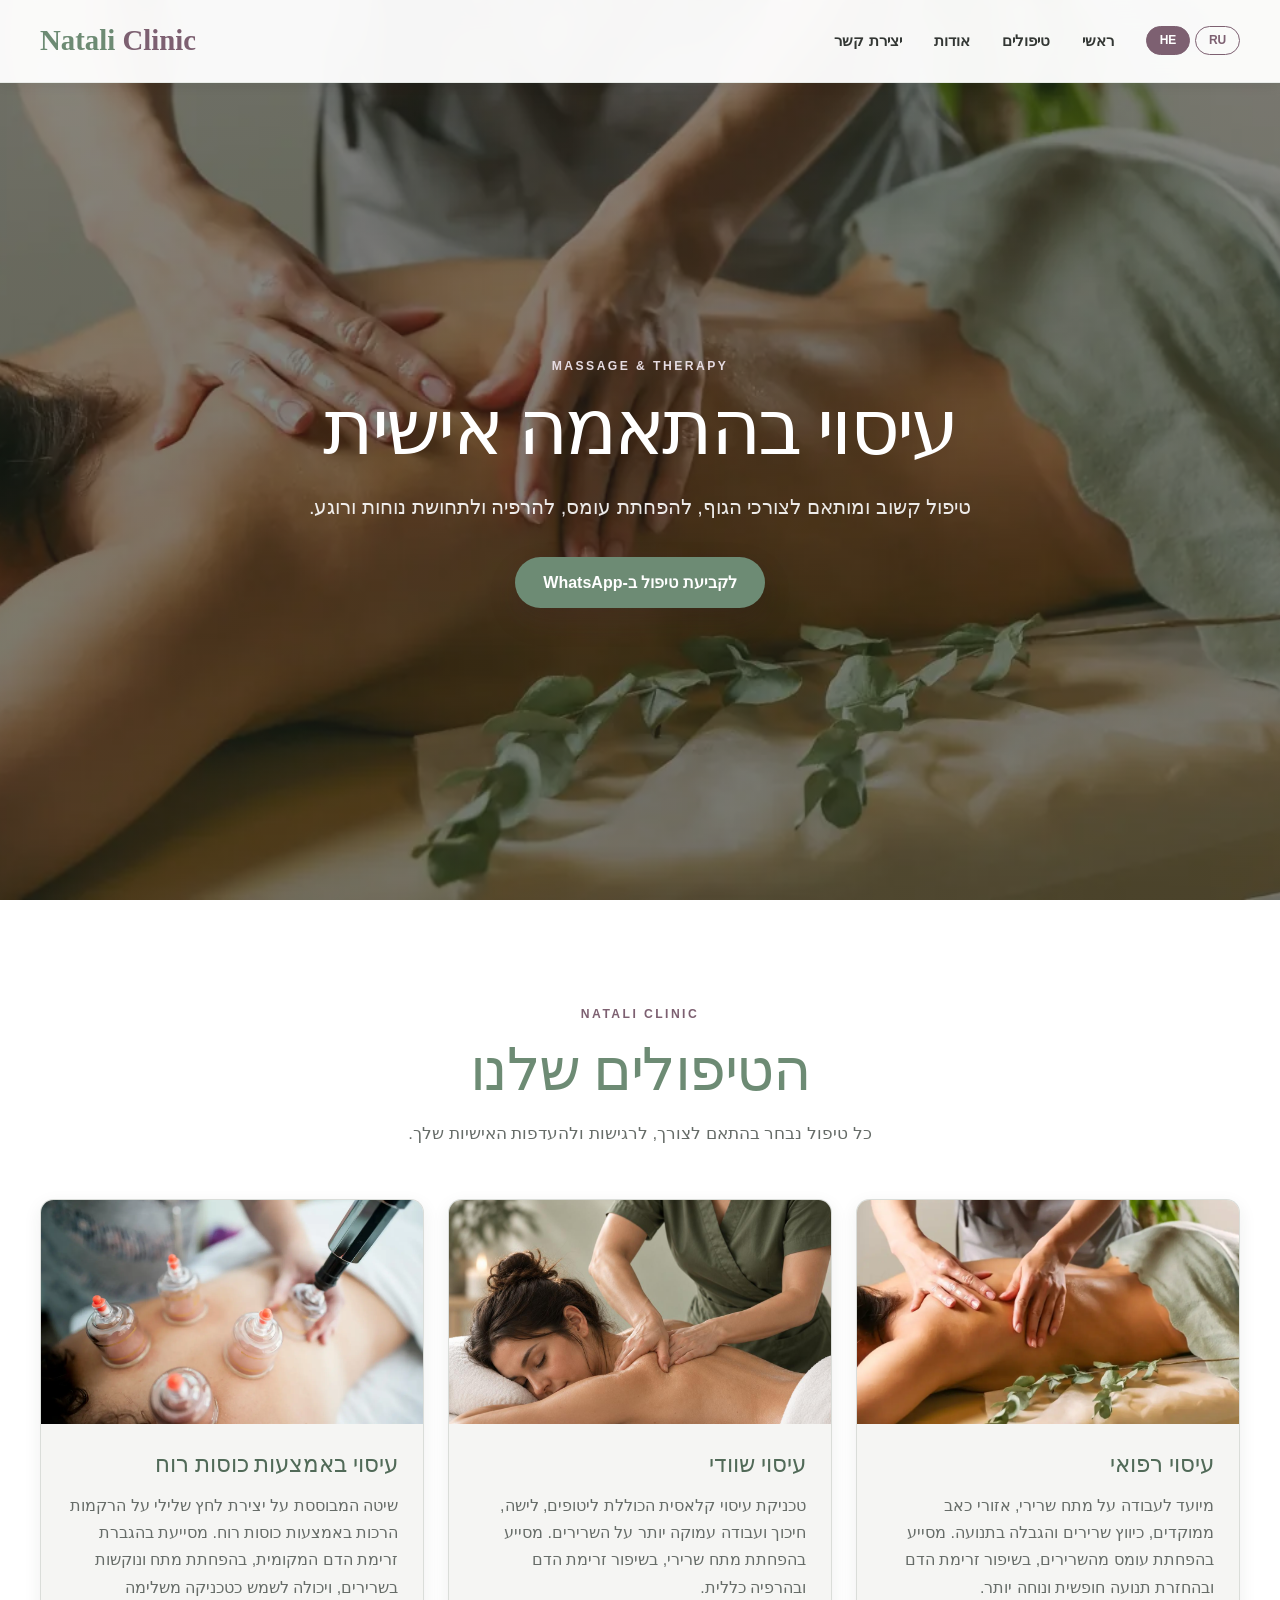
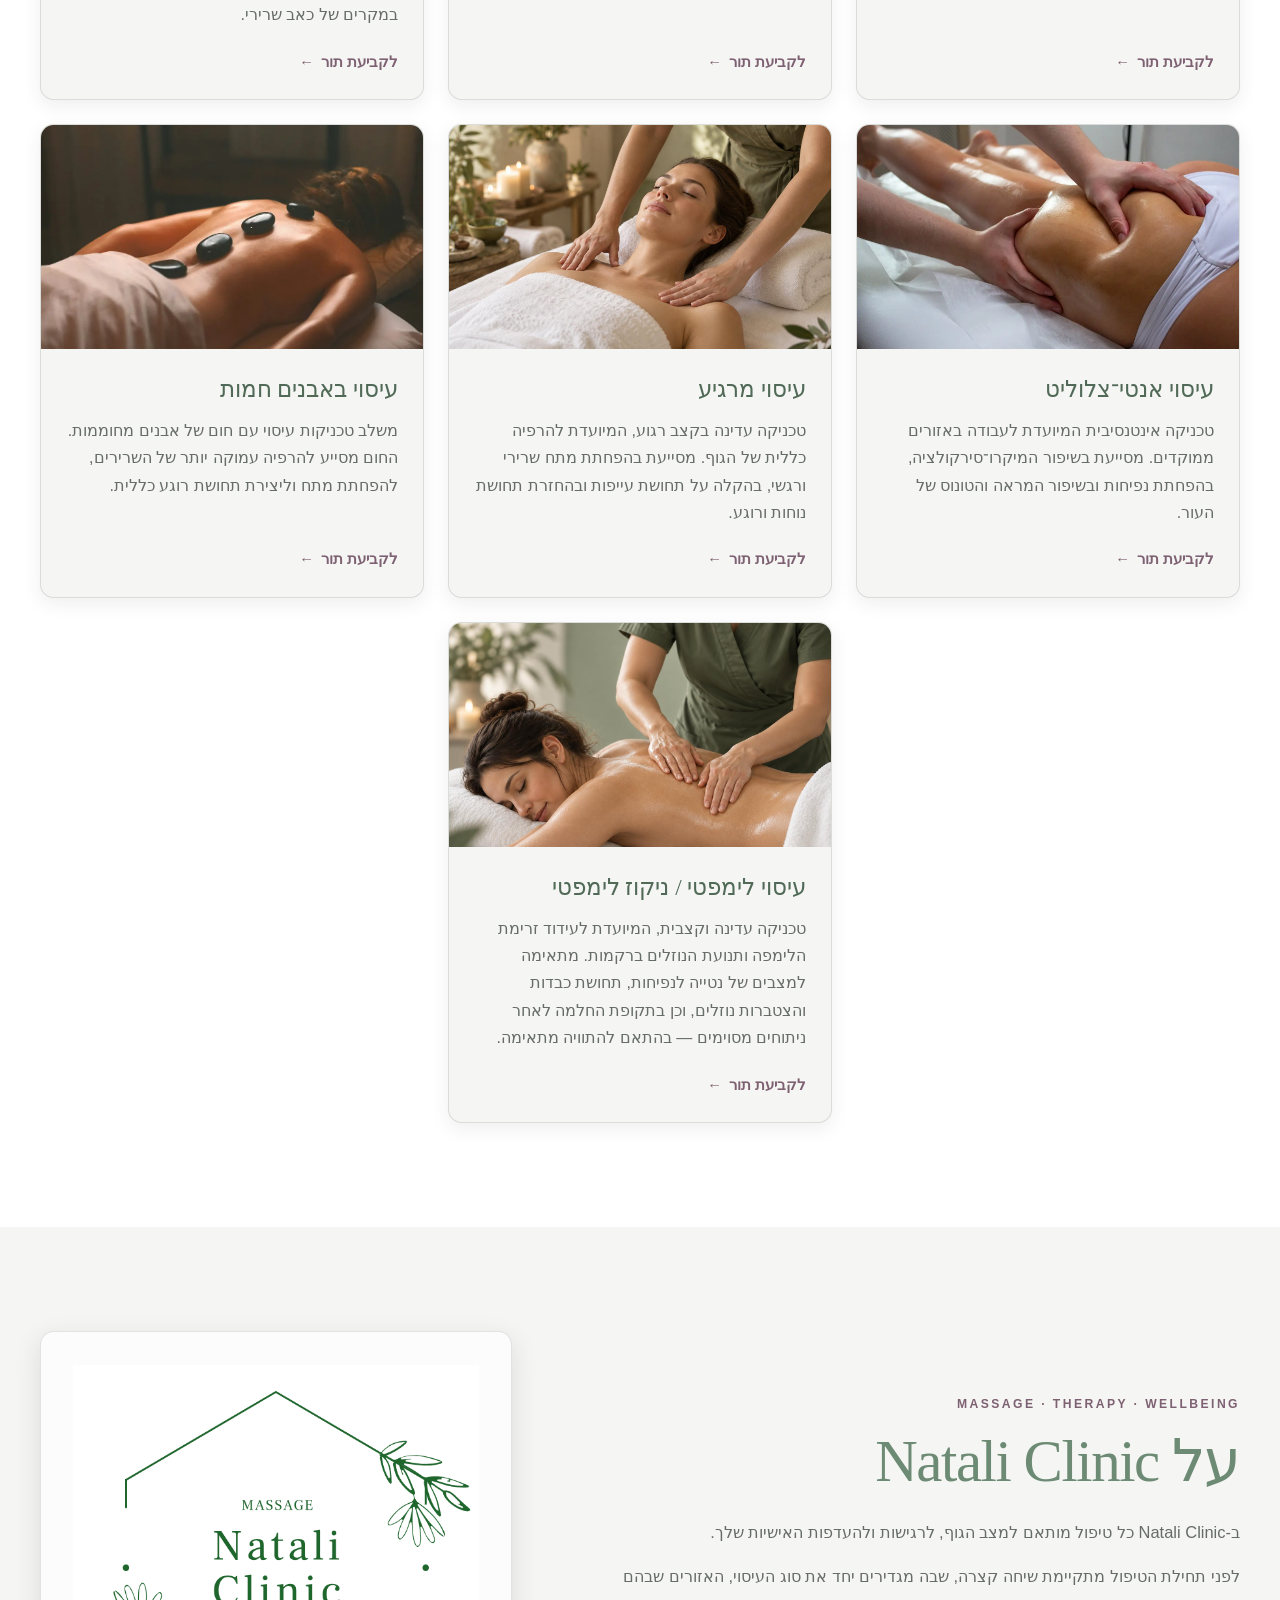
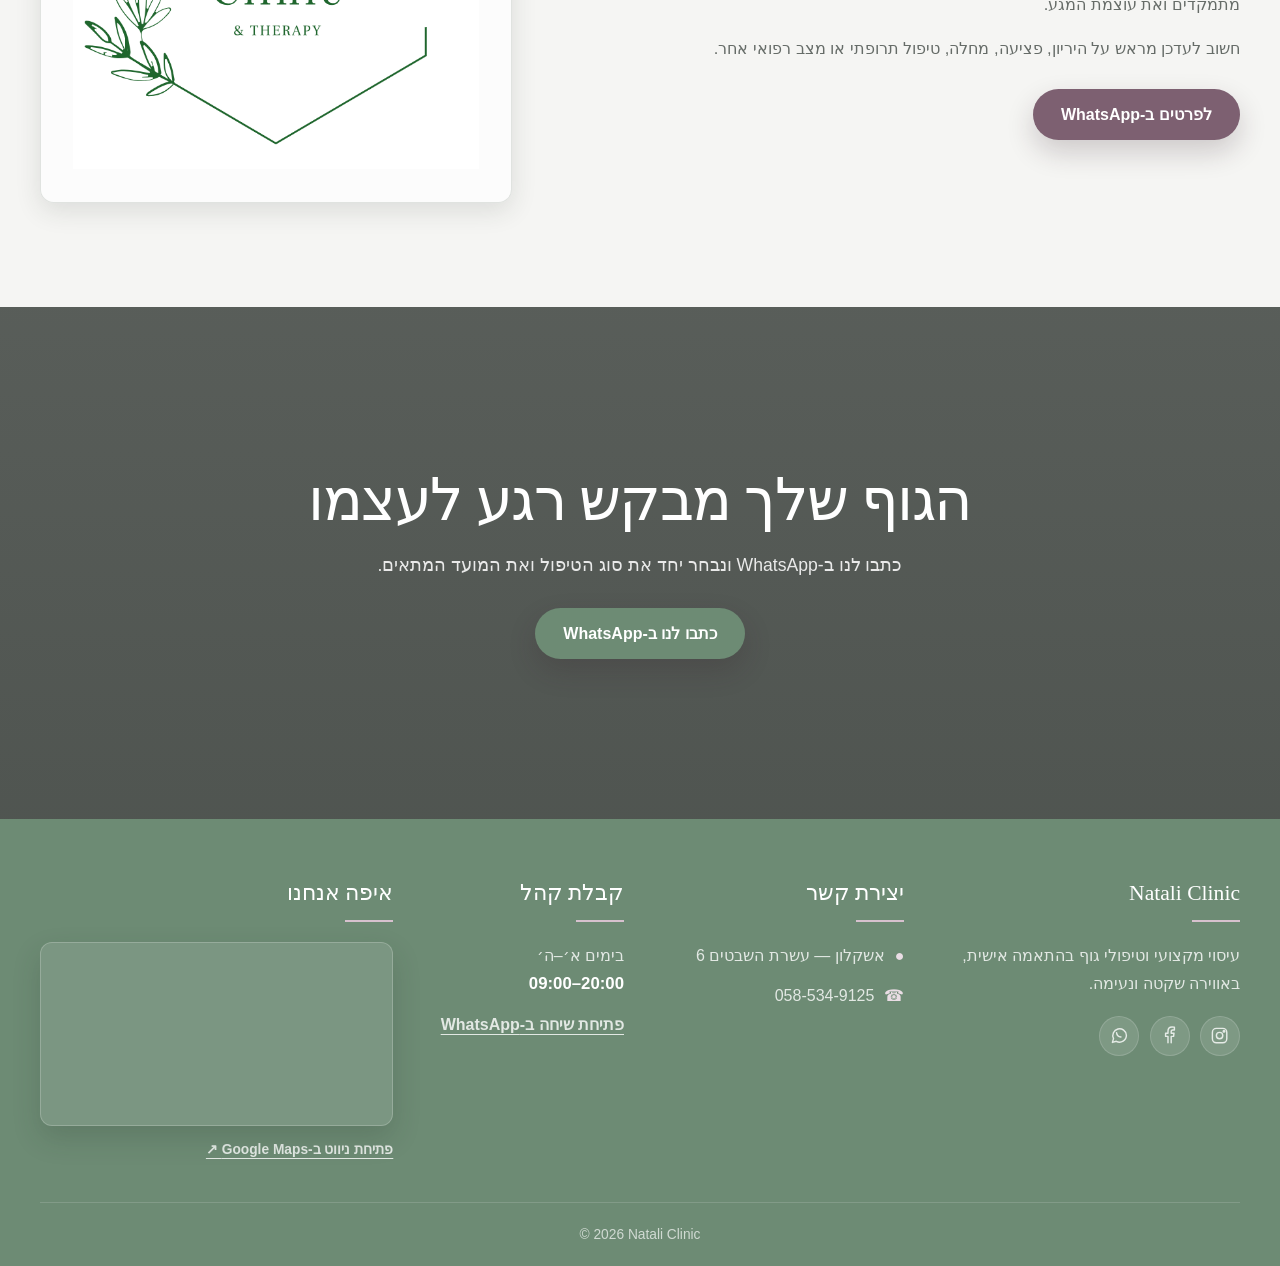
<file: index.html>
<!doctype html>
<html lang="he" dir="rtl">
<head>
  <meta charset="utf-8">
  <meta name="viewport" content="width=device-width, initial-scale=1">
  <title>Natali Clinic | עיסוי מקצועי וטיפולי גוף</title>
  <meta name="description" content="Natali Clinic – עיסוי רפואי, שוודי, כוסות רוח, אנטי־צלוליט, עיסוי מרגיע, אבנים חמות וניקוז לימפטי. לקביעת תור ב‑WhatsApp: 058-534-9125.">
  <meta name="robots" content="index,follow,max-image-preview:large">
  <meta name="theme-color" content="#6d8b74">
  <link rel="canonical" href="https://nataliclinic.co.il/">
  <link rel="alternate" hreflang="he" href="https://nataliclinic.co.il/">
  <link rel="alternate" hreflang="ru" href="https://nataliclinic.co.il/ru.html">
  <link rel="alternate" hreflang="x-default" href="https://nataliclinic.co.il/">
  <link rel="icon" type="image/png" href="img/NC-Green.png">
  <meta property="og:locale" content="he_IL">
  <meta property="og:type" content="website">
  <meta property="og:title" content="Natali Clinic | עיסוי מקצועי וטיפולי גוף">
  <meta property="og:description" content="טיפולי עיסוי מקצועיים בהתאמה אישית, באווירה רגועה ונעימה.">
  <meta property="og:url" content="https://nataliclinic.co.il/">
  <meta property="og:image" content="https://nataliclinic.co.il/assets/massage-clinic.jpeg">
  <link rel="stylesheet" href="css/style.css">
  <style id="header-alignment-fix">
    /* Keep the logo on the left and navigation beside HE/RU on the right. */
    .site-header .header-container {
      direction: ltr;
    }

    .site-header .header-container > nav {
      /* Override style.css: in RTL, margin-inline-start:auto creates a
         right-hand gap. The flexible gap belongs to the LEFT of this menu. */
      margin: 0 0 0 auto;
      direction: rtl;
    }

    .site-header .header-container > .language-switcher {
      direction: ltr;
    }
  </style>
  <script type="application/ld+json">
  {
    "@context": "https://schema.org",
    "@type": ["HealthAndBeautyBusiness", "LocalBusiness"],
    "name": "Natali Clinic",
    "alternateName": ["נטלי קליניק", "Натали Клиник"],
    "url": "https://nataliclinic.co.il/",
    "logo": "https://nataliclinic.co.il/img/NC-Green.png",
    "image": "https://nataliclinic.co.il/img/top.webp",
    "telephone": "+972585349125",
    "priceRange": "₪₪",
    "areaServed": {"@type": "Country", "name": "Israel"},
    "geo": {
      "@type": "GeoCoordinates",
      "latitude": 31.674279,
      "longitude": 34.584107
    },
    "hasMap": "https://maps.app.goo.gl/th1kcimEhLu24rFx6",
    "sameAs": [
      "https://www.facebook.com/profile.php?id=61589717220171",
      "https://www.instagram.com/nataliclinic.co.il/"
    ],
    "contactPoint": {
      "@type": "ContactPoint",
      "telephone": "+972585349125",
      "contactType": "appointments",
      "availableLanguage": ["Hebrew", "Russian"]
    },
    "hasOfferCatalog": {
      "@type": "OfferCatalog",
      "name": "טיפולי עיסוי",
      "itemListElement": [
        {"@type":"Offer","itemOffered":{"@type":"Service","name":"עיסוי רפואי"}},
        {"@type":"Offer","itemOffered":{"@type":"Service","name":"עיסוי שוודי"}},
        {"@type":"Offer","itemOffered":{"@type":"Service","name":"עיסוי באמצעות כוסות רוח"}},
        {"@type":"Offer","itemOffered":{"@type":"Service","name":"עיסוי אנטי־צלוליט"}},
        {"@type":"Offer","itemOffered":{"@type":"Service","name":"עיסוי מרגיע"}},
        {"@type":"Offer","itemOffered":{"@type":"Service","name":"עיסוי באבנים חמות"}},
        {"@type":"Offer","itemOffered":{"@type":"Service","name":"עיסוי לימפטי / ניקוז לימפטי"}}
      ]
    }
  }
  </script>
</head>
<body>
  <a class="skip-link" href="#main">דילוג לתוכן הראשי</a>

  <header class="site-header">
    <div class="container header-container" dir="ltr">
      <a href="#home" class="logo" lang="en" aria-label="Natali Clinic — דף הבית">Natali <span>Clinic</span></a>
      <nav dir="rtl" aria-label="ניווט ראשי">
        <ul>
          <li><a href="#home">ראשי</a></li>
          <li><a href="#services">טיפולים</a></li>
          <li><a href="#about">אודות</a></li>
          <li><a href="#contact">יצירת קשר</a></li>
        </ul>
      </nav>
      <div class="language-switcher" dir="ltr" aria-label="בחירת שפה">
        <a class="lang-btn active" href="index.html" hreflang="he" lang="he" aria-current="page">HE</a>
        <a class="lang-btn" href="ru.html" hreflang="ru" lang="ru">RU</a>
      </div>
    </div>
  </header>

  <main id="main">
    <section class="hero" id="home">
      <div class="container">
        <div class="hero-content">
          <p class="eyebrow">MASSAGE &amp; THERAPY</p>
          <h1>עיסוי בהתאמה אישית</h1>
          <p>טיפול קשוב ומותאם לצורכי הגוף, להפחתת עומס, להרפיה ולתחושת נוחות ורוגע.</p>
          <a href="https://wa.me/972585349125?text=%D7%A9%D7%9C%D7%95%D7%9D%20%D7%A0%D7%98%D7%9C%D7%99%2C%20%D7%90%D7%A9%D7%9E%D7%97%20%D7%9C%D7%A7%D7%91%D7%95%D7%A2%20%D7%98%D7%99%D7%A4%D7%95%D7%9C." class="btn btn-whatsapp" target="_blank" rel="noopener">לקביעת טיפול ב‑WhatsApp</a>
        </div>
      </div>
    </section>

    <section class="services" id="services">
      <div class="container">
        <div class="section-title">
          <p class="eyebrow">NATALI CLINIC</p>
          <h2>הטיפולים שלנו</h2>
          <p>כל טיפול נבחר בהתאם לצורך, לרגישות ולהעדפות האישיות שלך.</p>
        </div>

        <div class="services-grid">
          <article class="service-card">
            <div class="service-img"><img src="img/top.webp" alt="עיסוי רפואי" width="1024" height="682" loading="lazy"></div>
            <div class="service-content">
              <h3>עיסוי רפואי</h3>
              <p>מיועד לעבודה על מתח שרירי, אזורי כאב ממוקדים, כיווץ שרירים והגבלה בתנועה. מסייע בהפחתת עומס מהשרירים, בשיפור זרימת הדם ובהחזרת תנועה חופשית ונוחה יותר.</p>
              <a href="https://wa.me/972585349125?text=%D7%A9%D7%9C%D7%95%D7%9D%20%D7%A0%D7%98%D7%9C%D7%99%2C%20%D7%90%D7%A9%D7%9E%D7%97%20%D7%9C%D7%A7%D7%91%D7%95%D7%A2%20%D7%A2%D7%99%D7%A1%D7%95%D7%99%20%D7%A8%D7%A4%D7%95%D7%90%D7%99." class="card-link" target="_blank" rel="noopener">לקביעת תור <span aria-hidden="true">←</span></a>
            </div>
          </article>

          <article class="service-card">
            <div class="service-img"><img src="img/schved.jpeg" alt="עיסוי שוודי" width="1400" height="933" loading="lazy"></div>
            <div class="service-content">
              <h3>עיסוי שוודי</h3>
              <p>טכניקת עיסוי קלאסית הכוללת ליטופים, לישה, חיכוך ועבודה עמוקה יותר על השרירים. מסייע בהפחתת מתח שרירי, בשיפור זרימת הדם ובהרפיה כללית.</p>
              <a href="https://wa.me/972585349125?text=%D7%A9%D7%9C%D7%95%D7%9D%20%D7%A0%D7%98%D7%9C%D7%99%2C%20%D7%90%D7%A9%D7%9E%D7%97%20%D7%9C%D7%A7%D7%91%D7%95%D7%A2%20%D7%A2%D7%99%D7%A1%D7%95%D7%99%20%D7%A9%D7%95%D7%95%D7%93%D7%99." class="card-link" target="_blank" rel="noopener">לקביעת תור <span aria-hidden="true">←</span></a>
            </div>
          </article>

          <article class="service-card">
            <div class="service-img"><img src="img/botle.webp" alt="עיסוי באמצעות כוסות רוח" width="1400" height="906" loading="lazy"></div>
            <div class="service-content">
              <h3>עיסוי באמצעות כוסות רוח</h3>
              <p>שיטה המבוססת על יצירת לחץ שלילי על הרקמות הרכות באמצעות כוסות רוח. מסייעת בהגברת זרימת הדם המקומית, בהפחתת מתח ונוקשות בשרירים, ויכולה לשמש כטכניקה משלימה במקרים של כאב שרירי.</p>
              <a href="https://wa.me/972585349125?text=%D7%A9%D7%9C%D7%95%D7%9D%20%D7%A0%D7%98%D7%9C%D7%99%2C%20%D7%90%D7%A9%D7%9E%D7%97%20%D7%9C%D7%A7%D7%91%D7%95%D7%A2%20%D7%A2%D7%99%D7%A1%D7%95%D7%99%20%D7%91%D7%90%D7%9E%D7%A6%D7%A2%D7%95%D7%AA%20%D7%9B%D7%95%D7%A1%D7%95%D7%AA%20%D7%A8%D7%95%D7%97." class="card-link" target="_blank" rel="noopener">לקביעת תור <span aria-hidden="true">←</span></a>
            </div>
          </article>

          <article class="service-card">
            <div class="service-img"><img src="img/antic.webp" alt="עיסוי אנטי־צלוליט" width="1400" height="933" loading="lazy"></div>
            <div class="service-content">
              <h3>עיסוי אנטי־צלוליט</h3>
              <p>טכניקה אינטנסיבית המיועדת לעבודה באזורים ממוקדים. מסייעת בשיפור המיקרו־סירקולציה, בהפחתת נפיחות ובשיפור המראה והטונוס של העור.</p>
              <a href="https://wa.me/972585349125?text=%D7%A9%D7%9C%D7%95%D7%9D%20%D7%A0%D7%98%D7%9C%D7%99%2C%20%D7%90%D7%A9%D7%9E%D7%97%20%D7%9C%D7%A7%D7%91%D7%95%D7%A2%20%D7%A2%D7%99%D7%A1%D7%95%D7%99%20%D7%90%D7%A0%D7%98%D7%99-%D7%A6%D7%9C%D7%95%D7%9C%D7%99%D7%98." class="card-link" target="_blank" rel="noopener">לקביעת תור <span aria-hidden="true">←</span></a>
            </div>
          </article>

          <article class="service-card">
            <div class="service-img"><img src="img/hands.jpeg" alt="עיסוי מרגיע" width="1400" height="938" loading="lazy"></div>
            <div class="service-content">
              <h3>עיסוי מרגיע</h3>
              <p>טכניקה עדינה בקצב רגוע, המיועדת להרפיה כללית של הגוף. מסייעת בהפחתת מתח שרירי ורגשי, בהקלה על תחושת עייפות ובהחזרת תחושת נוחות ורוגע.</p>
              <a href="https://wa.me/972585349125?text=%D7%A9%D7%9C%D7%95%D7%9D%20%D7%A0%D7%98%D7%9C%D7%99%2C%20%D7%90%D7%A9%D7%9E%D7%97%20%D7%9C%D7%A7%D7%91%D7%95%D7%A2%20%D7%A2%D7%99%D7%A1%D7%95%D7%99%20%D7%9E%D7%A8%D7%92%D7%99%D7%A2." class="card-link" target="_blank" rel="noopener">לקביעת תור <span aria-hidden="true">←</span></a>
            </div>
          </article>

          <article class="service-card">
            <div class="service-img"><img src="img/stonemas.webp" alt="עיסוי באבנים חמות" width="1050" height="1400" loading="lazy"></div>
            <div class="service-content">
              <h3>עיסוי באבנים חמות</h3>
              <p>משלב טכניקות עיסוי עם חום של אבנים מחוממות. החום מסייע להרפיה עמוקה יותר של השרירים, להפחתת מתח וליצירת תחושת רוגע כללית.</p>
              <a href="https://wa.me/972585349125?text=%D7%A9%D7%9C%D7%95%D7%9D%20%D7%A0%D7%98%D7%9C%D7%99%2C%20%D7%90%D7%A9%D7%9E%D7%97%20%D7%9C%D7%A7%D7%91%D7%95%D7%A2%20%D7%A2%D7%99%D7%A1%D7%95%D7%99%20%D7%91%D7%90%D7%91%D7%A0%D7%99%D7%9D%20%D7%97%D7%9E%D7%95%D7%AA." class="card-link" target="_blank" rel="noopener">לקביעת תור <span aria-hidden="true">←</span></a>
            </div>
          </article>

          <article class="service-card service-card-last">
            <div class="service-img"><img src="img/mmas.jpeg" alt="עיסוי לימפטי וניקוז לימפטי" width="1600" height="1067" loading="lazy"></div>
            <div class="service-content">
              <h3>עיסוי לימפטי / ניקוז לימפטי</h3>
              <p>טכניקה עדינה וקצבית, המיועדת לעידוד זרימת הלימפה ותנועת הנוזלים ברקמות. מתאימה למצבים של נטייה לנפיחות, תחושת כבדות והצטברות נוזלים, וכן בתקופת החלמה לאחר ניתוחים מסוימים — בהתאם להתוויה מתאימה.</p>
              <a href="https://wa.me/972585349125?text=%D7%A9%D7%9C%D7%95%D7%9D%20%D7%A0%D7%98%D7%9C%D7%99%2C%20%D7%90%D7%A9%D7%9E%D7%97%20%D7%9C%D7%A7%D7%91%D7%95%D7%A2%20%D7%A2%D7%99%D7%A1%D7%95%D7%99%20%D7%9C%D7%99%D7%9E%D7%A4%D7%98%D7%99." class="card-link" target="_blank" rel="noopener">לקביעת תור <span aria-hidden="true">←</span></a>
            </div>
          </article>
        </div>
      </div>
    </section>

    <section class="about" id="about">
      <div class="container about-container">
        <div class="about-content">
          <p class="eyebrow">MASSAGE · THERAPY · WELLBEING</p>
          <h2>על Natali Clinic</h2>
          <p>ב‑Natali Clinic כל טיפול מותאם למצב הגוף, לרגישות ולהעדפות האישיות שלך.</p>
          <p>לפני תחילת הטיפול מתקיימת שיחה קצרה, שבה מגדירים יחד את סוג העיסוי, האזורים שבהם מתמקדים ואת עוצמת המגע.</p>
          <p>חשוב לעדכן מראש על היריון, פציעה, מחלה, טיפול תרופתי או מצב רפואי אחר.</p>
          <a href="https://wa.me/972585349125?text=%D7%A9%D7%9C%D7%95%D7%9D%20%D7%A0%D7%98%D7%9C%D7%99%2C%20%D7%90%D7%A9%D7%9E%D7%97%20%D7%9C%D7%A7%D7%91%D7%9C%20%D7%A4%D7%A8%D7%98%D7%99%D7%9D%20%D7%A2%D7%9C%20%D7%94%D7%98%D7%99%D7%A4%D7%95%D7%9C%D7%99%D7%9D." class="btn" target="_blank" rel="noopener">לפרטים ב‑WhatsApp</a>
        </div>
        <div class="about-img">
          <img src="img/NC-Green.png" alt="לוגו Natali Clinic Massage & Therapy" width="623" height="620" loading="lazy">
        </div>
      </div>
    </section>

    <section class="cta" aria-labelledby="cta-title">
      <div class="container">
        <h2 id="cta-title">הגוף שלך מבקש רגע לעצמו</h2>
        <p>כתבו לנו ב‑WhatsApp ונבחר יחד את סוג הטיפול ואת המועד המתאים.</p>
        <a href="https://wa.me/972585349125?text=%D7%A9%D7%9C%D7%95%D7%9D%20%D7%A0%D7%98%D7%9C%D7%99%2C%20%D7%90%D7%A9%D7%9E%D7%97%20%D7%9C%D7%A7%D7%91%D7%95%D7%A2%20%D7%98%D7%99%D7%A4%D7%95%D7%9C." class="btn btn-whatsapp" target="_blank" rel="noopener">כתבו לנו ב‑WhatsApp</a>
      </div>
    </section>
  </main>

  <footer id="contact">
    <div class="container">
      <div class="footer-container">
        <div class="footer-col">
          <h2>Natali Clinic</h2>
          <p>עיסוי מקצועי וטיפולי גוף בהתאמה אישית, באווירה שקטה ונעימה.</p>
          <div class="social-links" aria-label="רשתות חברתיות">
            <a class="social-link" href="https://www.instagram.com/nataliclinic.co.il/" target="_blank" rel="noopener" aria-label="Natali Clinic ב‑Instagram" title="Instagram"><svg viewBox="0 0 24 24" aria-hidden="true"><rect x="3" y="3" width="18" height="18" rx="5"></rect><circle cx="12" cy="12" r="4"></circle><circle cx="17.5" cy="6.5" r="1"></circle></svg></a>
            <a class="social-link" href="https://www.facebook.com/profile.php?id=61589717220171" target="_blank" rel="noopener" aria-label="Natali Clinic ב‑Facebook" title="Facebook"><svg viewBox="0 0 24 24" aria-hidden="true"><path d="M14 21v-8h3l.5-4H14V7c0-1.2.4-2 2-2h2V1.4c-.7-.1-1.7-.2-3-.2-3 0-5 1.8-5 5.2V9H7v4h3v8"></path></svg></a>
            <a class="social-link" href="https://wa.me/972585349125" target="_blank" rel="noopener" aria-label="WhatsApp"><svg viewBox="0 0 24 24" aria-hidden="true"><path d="M20.5 11.6a8.5 8.5 0 0 1-12.6 7.5L3 20.5l1.4-4.7a8.5 8.5 0 1 1 16.1-4.2Z"></path><path d="M8.2 8.3c.3 2.9 2.6 5.2 5.5 5.5"></path></svg></a>
          </div>
        </div>
        <div class="footer-col">
          <h2>יצירת קשר</h2>
          <p><span class="contact-icon" aria-hidden="true">●</span> <a href="https://maps.app.goo.gl/th1kcimEhLu24rFx6" target="_blank" rel="noopener">אשקלון — עשרת השבטים 6</a></p>
          <p><span class="contact-icon" aria-hidden="true">☎</span> <a href="tel:+972585349125" dir="ltr">058-534-9125</a></p>
        </div>
        <div class="footer-col">
          <h2>קבלת קהל</h2>
          <p class="hours">בימים א׳–ה׳<br><strong dir="ltr">09:00–20:00</strong></p>
          <a class="footer-whatsapp" href="https://wa.me/972585349125" target="_blank" rel="noopener">פתיחת שיחה ב‑WhatsApp</a>
        </div>
        <div class="footer-col map-column">
          <h2>איפה אנחנו</h2>
          <div class="map-frame">
            <iframe src="https://www.google.com/maps?q=31.674279,34.584107&amp;z=17&amp;output=embed" title="מיקום Natali Clinic במפת Google" loading="lazy" allowfullscreen referrerpolicy="no-referrer-when-downgrade"></iframe>
          </div>
          <a class="map-link" href="https://maps.app.goo.gl/th1kcimEhLu24rFx6" target="_blank" rel="noopener">פתיחת ניווט ב‑Google Maps ↗</a>
        </div>
      </div>
      <div class="copyright"><p dir="ltr" lang="en">
  © <span class="current-year">2026</span> Natali Clinic
</p></div>
    </div>
  </footer>
  <script>
  document.querySelectorAll(".current-year").forEach((element) => {
    element.textContent = new Date().getFullYear();
  });
</script>
</body>
</html>
</file>
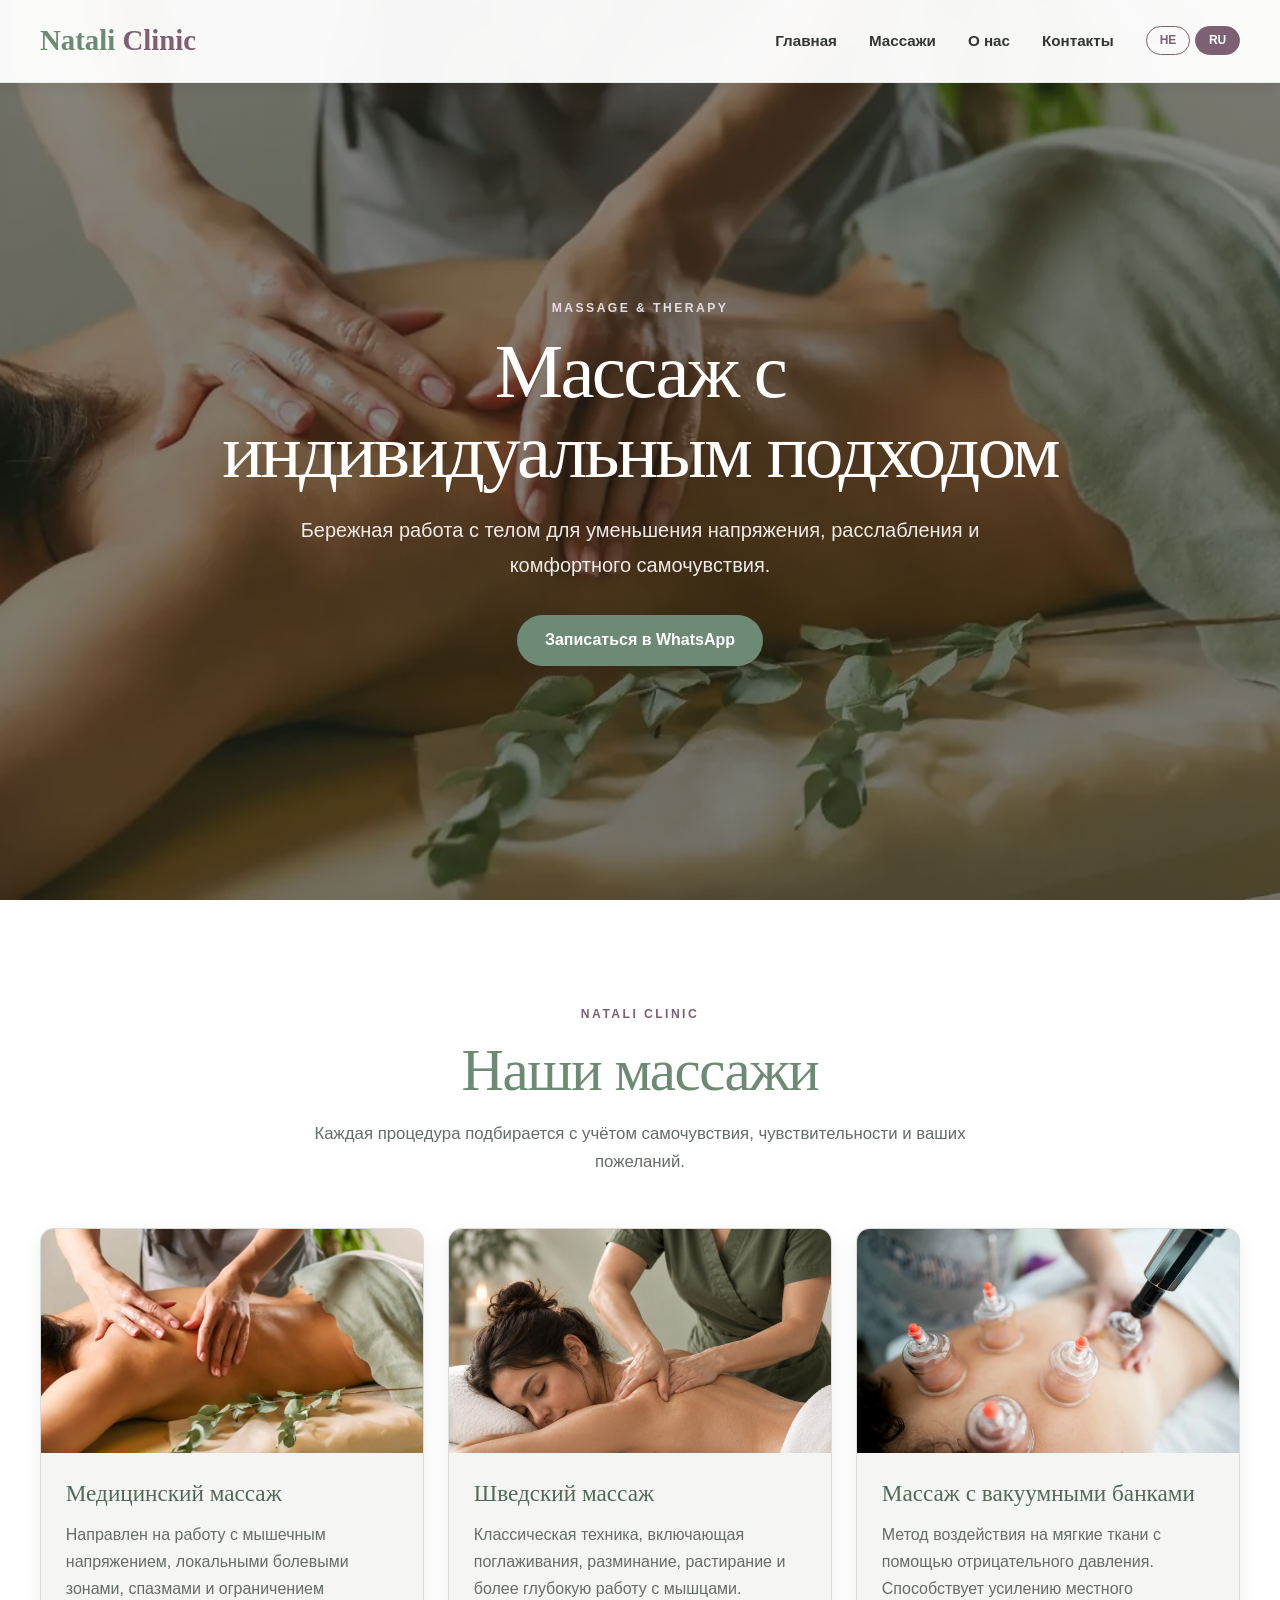
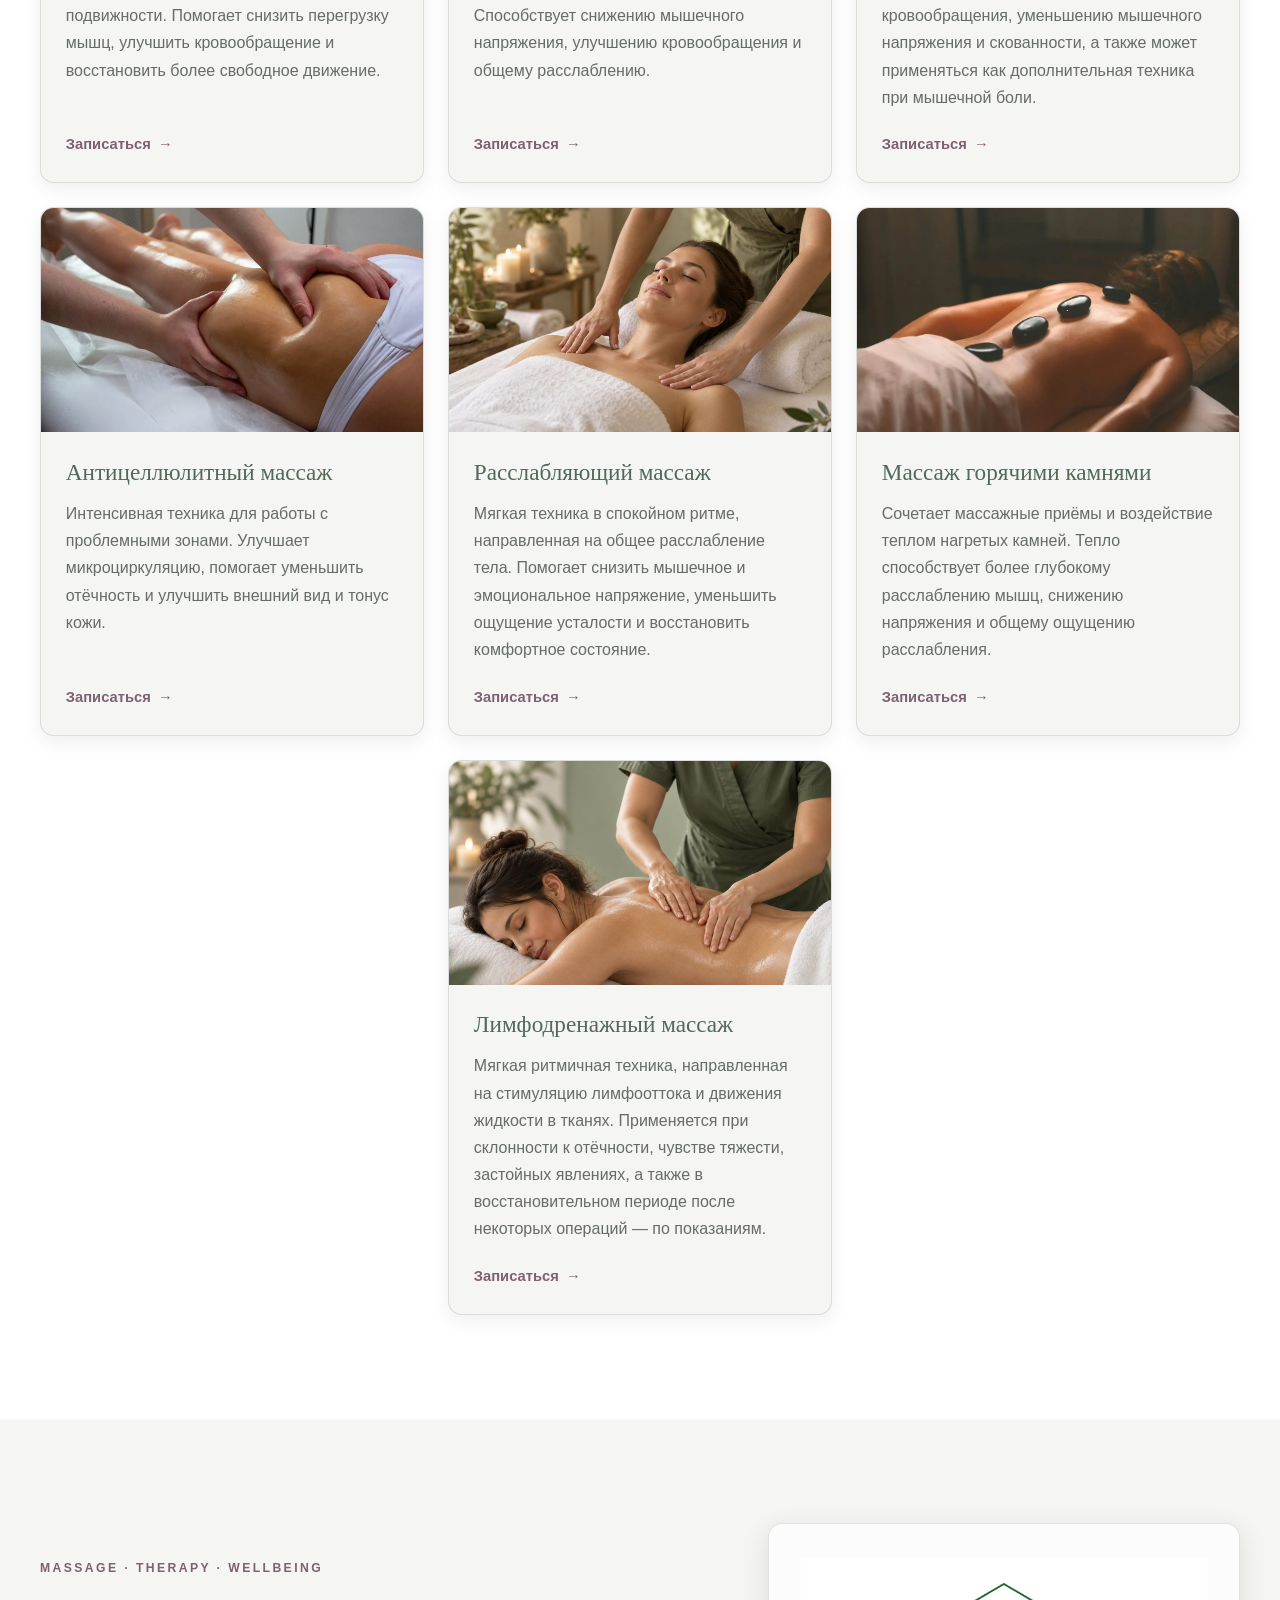
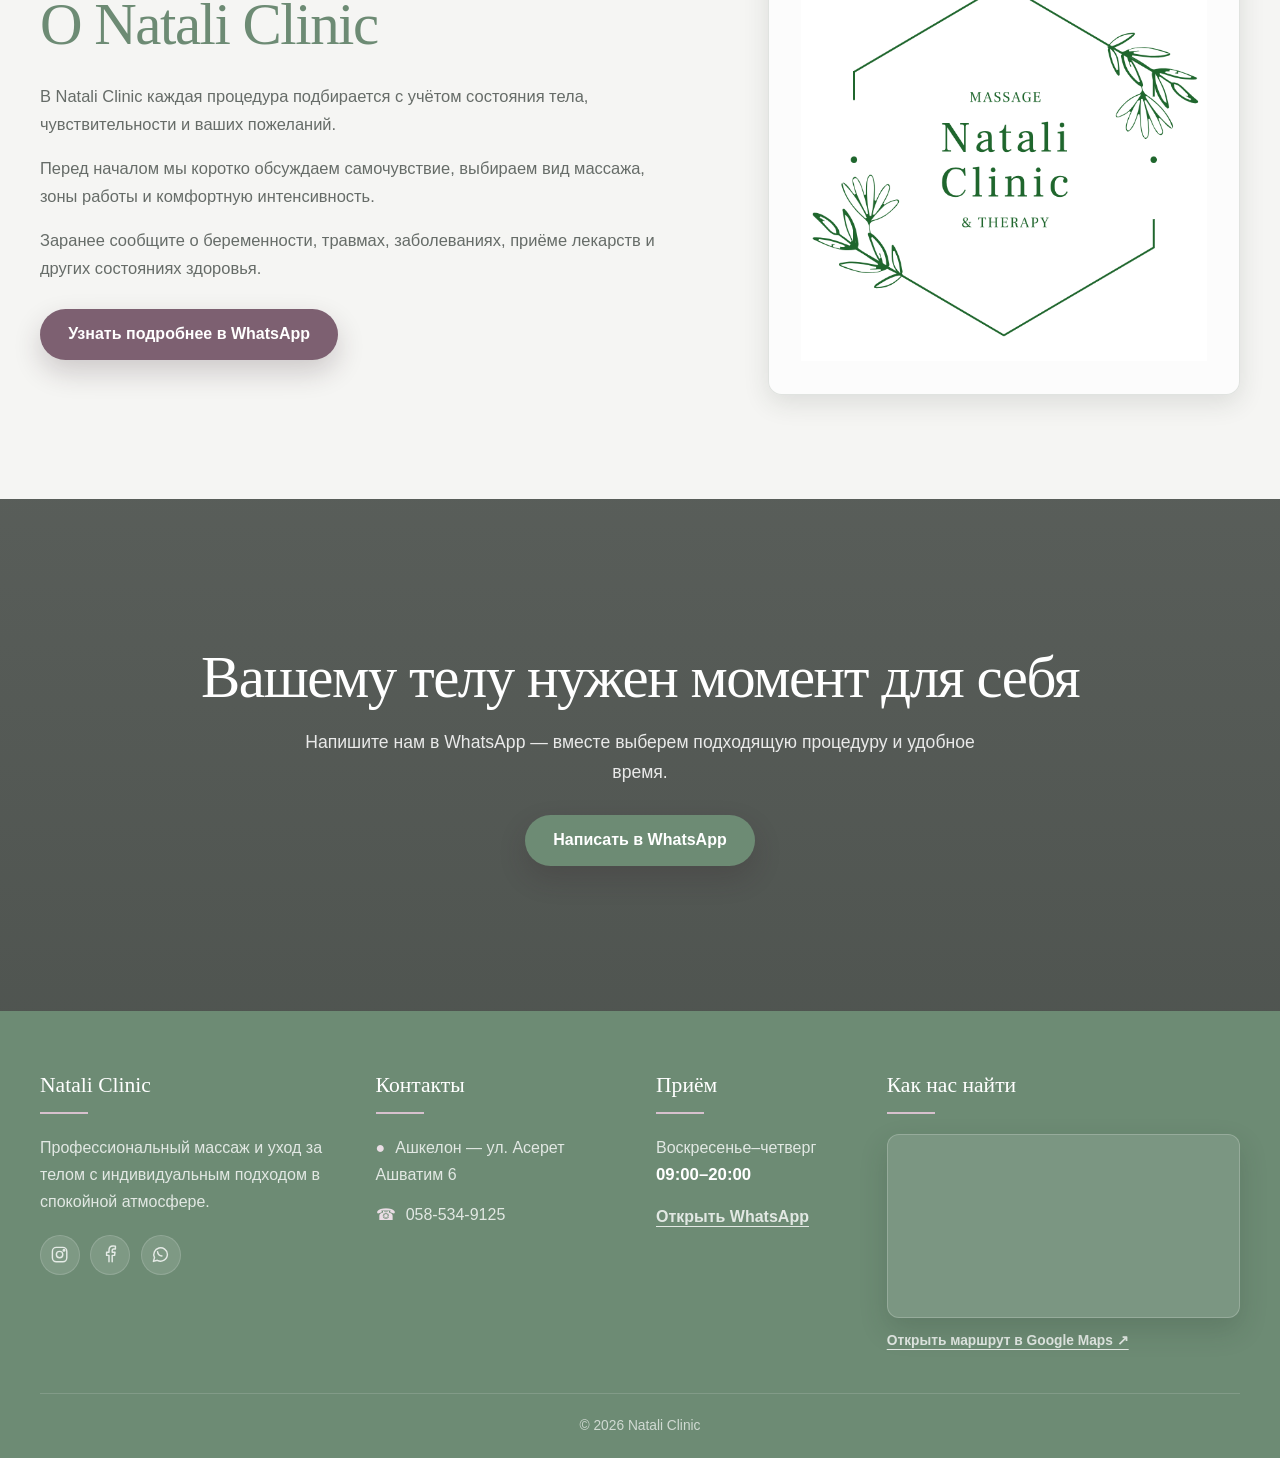
<file: ru.html>
<!doctype html>
<html lang="ru" dir="ltr">
<head>
  <meta charset="utf-8">
  <meta name="viewport" content="width=device-width, initial-scale=1">
  <title>Natali Clinic | Профессиональный массаж в Израиле</title>
  <meta name="description" content="Natali Clinic — медицинский, шведский, антицеллюлитный, расслабляющий и лимфодренажный массаж, вакуумные банки и горячие камни. WhatsApp: 058-534-9125.">
  <meta name="robots" content="index,follow,max-image-preview:large">
  <meta name="theme-color" content="#6d8b74">
  <link rel="canonical" href="https://nataliclinic.co.il/ru.html">
  <link rel="alternate" hreflang="he" href="https://nataliclinic.co.il/">
  <link rel="alternate" hreflang="ru" href="https://nataliclinic.co.il/ru.html">
  <link rel="alternate" hreflang="x-default" href="https://nataliclinic.co.il/">
  <link rel="icon" type="image/png" href="img/NC-Green.png">
  <meta property="og:locale" content="ru_IL">
  <meta property="og:type" content="website">
  <meta property="og:title" content="Natali Clinic | Профессиональный массаж">
  <meta property="og:description" content="Профессиональные массажные процедуры с индивидуальным подходом в спокойной атмосфере.">
  <meta property="og:url" content="https://nataliclinic.co.il/ru.html">
  <meta property="og:image" content="https://nataliclinic.co.il/assets/massage-clinic.jpeg">
  <link rel="stylesheet" href="css/style.css">
  <script type="application/ld+json">
  {
    "@context": "https://schema.org",
    "@type": ["HealthAndBeautyBusiness", "LocalBusiness"],
    "name": "Natali Clinic",
    "alternateName": ["Натали Клиник", "נטלי קליניק"],
    "url": "https://nataliclinic.co.il/ru.html",
    "logo": "https://nataliclinic.co.il/img/NC-Green.png",
    "image": "https://nataliclinic.co.il/img/top.webp",
    "telephone": "+972585349125",
    "priceRange": "₪₪",
    "areaServed": {"@type": "Country", "name": "Israel"},
    "geo": {
      "@type": "GeoCoordinates",
      "latitude": 31.674279,
      "longitude": 34.584107
    },
    "hasMap": "https://maps.app.goo.gl/th1kcimEhLu24rFx6",
    "sameAs": [
      "https://www.facebook.com/profile.php?id=61589717220171",
      "https://www.instagram.com/nataliclinic.co.il/"
    ],
    "contactPoint": {
      "@type": "ContactPoint",
      "telephone": "+972585349125",
      "contactType": "appointments",
      "availableLanguage": ["Russian", "Hebrew"]
    },
    "hasOfferCatalog": {
      "@type": "OfferCatalog",
      "name": "Массажные процедуры",
      "itemListElement": [
        {"@type":"Offer","itemOffered":{"@type":"Service","name":"Медицинский массаж"}},
        {"@type":"Offer","itemOffered":{"@type":"Service","name":"Шведский массаж"}},
        {"@type":"Offer","itemOffered":{"@type":"Service","name":"Массаж с вакуумными банками"}},
        {"@type":"Offer","itemOffered":{"@type":"Service","name":"Антицеллюлитный массаж"}},
        {"@type":"Offer","itemOffered":{"@type":"Service","name":"Расслабляющий массаж"}},
        {"@type":"Offer","itemOffered":{"@type":"Service","name":"Массаж горячими камнями"}},
        {"@type":"Offer","itemOffered":{"@type":"Service","name":"Лимфодренажный массаж"}}
      ]
    }
  }
  </script>
</head>
<body>
  <a class="skip-link" href="#main">Перейти к содержанию</a>

  <header class="site-header">
    <div class="container header-container">
      <a href="#home" class="logo" aria-label="Natali Clinic — главная">Natali <span>Clinic</span></a>
      <nav aria-label="Главная навигация">
        <ul>
          <li><a href="#home">Главная</a></li>
          <li><a href="#services">Массажи</a></li>
          <li><a href="#about">О нас</a></li>
          <li><a href="#contact">Контакты</a></li>
        </ul>
      </nav>
      <div class="language-switcher" aria-label="Выбор языка">
        <a class="lang-btn" href="index.html" hreflang="he" lang="he">HE</a>
        <a class="lang-btn active" href="ru.html" hreflang="ru" lang="ru" aria-current="page">RU</a>
      </div>
    </div>
  </header>

  <main id="main">
    <section class="hero" id="home">
      <div class="container">
        <div class="hero-content">
          <p class="eyebrow">MASSAGE &amp; THERAPY</p>
          <h1>Массаж с индивидуальным подходом</h1>
          <p>Бережная работа с телом для уменьшения напряжения, расслабления и комфортного самочувствия.</p>
          <a href="https://wa.me/972585349125?text=%D0%97%D0%B4%D1%80%D0%B0%D0%B2%D1%81%D1%82%D0%B2%D1%83%D0%B9%D1%82%D0%B5%2C%20%D0%9D%D0%B0%D1%82%D0%B0%D0%BB%D0%B8!%20%D0%A5%D0%BE%D1%87%D1%83%20%D0%B7%D0%B0%D0%BF%D0%B8%D1%81%D0%B0%D1%82%D1%8C%D1%81%D1%8F%20%D0%BD%D0%B0%20%D0%BC%D0%B0%D1%81%D1%81%D0%B0%D0%B6." class="btn btn-whatsapp" target="_blank" rel="noopener">Записаться в WhatsApp</a>
        </div>
      </div>
    </section>

    <section class="services" id="services">
      <div class="container">
        <div class="section-title">
          <p class="eyebrow">NATALI CLINIC</p>
          <h2>Наши массажи</h2>
          <p>Каждая процедура подбирается с учётом самочувствия, чувствительности и ваших пожеланий.</p>
        </div>

        <div class="services-grid">
          <article class="service-card">
            <div class="service-img"><img src="img/top.webp" alt="Медицинский массаж" width="1024" height="682" loading="lazy"></div>
            <div class="service-content">
              <h3>Медицинский массаж</h3>
              <p>Направлен на работу с мышечным напряжением, локальными болевыми зонами, спазмами и ограничением подвижности. Помогает снизить перегрузку мышц, улучшить кровообращение и восстановить более свободное движение.</p>
              <a href="https://wa.me/972585349125?text=%D0%97%D0%B4%D1%80%D0%B0%D0%B2%D1%81%D1%82%D0%B2%D1%83%D0%B9%D1%82%D0%B5%2C%20%D0%9D%D0%B0%D1%82%D0%B0%D0%BB%D0%B8!%20%D0%A5%D0%BE%D1%87%D1%83%20%D0%B7%D0%B0%D0%BF%D0%B8%D1%81%D0%B0%D1%82%D1%8C%D1%81%D1%8F%20%D0%BD%D0%B0%20%D0%BC%D0%B5%D0%B4%D0%B8%D1%86%D0%B8%D0%BD%D1%81%D0%BA%D0%B8%D0%B9%20%D0%BC%D0%B0%D1%81%D1%81%D0%B0%D0%B6." class="card-link" target="_blank" rel="noopener">Записаться <span aria-hidden="true">→</span></a>
            </div>
          </article>

          <article class="service-card">
            <div class="service-img"><img src="img/schved.jpeg" alt="Шведский массаж" width="1400" height="933" loading="lazy"></div>
            <div class="service-content">
              <h3>Шведский массаж</h3>
              <p>Классическая техника, включающая поглаживания, разминание, растирание и более глубокую работу с мышцами. Способствует снижению мышечного напряжения, улучшению кровообращения и общему расслаблению.</p>
              <a href="https://wa.me/972585349125?text=%D0%97%D0%B4%D1%80%D0%B0%D0%B2%D1%81%D1%82%D0%B2%D1%83%D0%B9%D1%82%D0%B5%2C%20%D0%9D%D0%B0%D1%82%D0%B0%D0%BB%D0%B8!%20%D0%A5%D0%BE%D1%87%D1%83%20%D0%B7%D0%B0%D0%BF%D0%B8%D1%81%D0%B0%D1%82%D1%8C%D1%81%D1%8F%20%D0%BD%D0%B0%20%D1%88%D0%B2%D0%B5%D0%B4%D1%81%D0%BA%D0%B8%D0%B9%20%D0%BC%D0%B0%D1%81%D1%81%D0%B0%D0%B6." class="card-link" target="_blank" rel="noopener">Записаться <span aria-hidden="true">→</span></a>
            </div>
          </article>

          <article class="service-card">
            <div class="service-img"><img src="img/botle.webp" alt="Массаж с вакуумными банками" width="1400" height="906" loading="lazy"></div>
            <div class="service-content">
              <h3>Массаж с вакуумными банками</h3>
              <p>Метод воздействия на мягкие ткани с помощью отрицательного давления. Способствует усилению местного кровообращения, уменьшению мышечного напряжения и скованности, а также может применяться как дополнительная техника при мышечной боли.</p>
              <a href="https://wa.me/972585349125?text=%D0%97%D0%B4%D1%80%D0%B0%D0%B2%D1%81%D1%82%D0%B2%D1%83%D0%B9%D1%82%D0%B5%2C%20%D0%9D%D0%B0%D1%82%D0%B0%D0%BB%D0%B8!%20%D0%A5%D0%BE%D1%87%D1%83%20%D0%B7%D0%B0%D0%BF%D0%B8%D1%81%D0%B0%D1%82%D1%8C%D1%81%D1%8F%20%D0%BD%D0%B0%20%D0%BC%D0%B0%D1%81%D1%81%D0%B0%D0%B6%20%D1%81%20%D0%B2%D0%B0%D0%BA%D1%83%D1%83%D0%BC%D0%BD%D1%8B%D0%BC%D0%B8%20%D0%B1%D0%B0%D0%BD%D0%BA%D0%B0%D0%BC%D0%B8." class="card-link" target="_blank" rel="noopener">Записаться <span aria-hidden="true">→</span></a>
            </div>
          </article>

          <article class="service-card">
            <div class="service-img"><img src="img/antic.webp" alt="Антицеллюлитный массаж" width="1400" height="933" loading="lazy"></div>
            <div class="service-content">
              <h3>Антицеллюлитный массаж</h3>
              <p>Интенсивная техника для работы с проблемными зонами. Улучшает микроциркуляцию, помогает уменьшить отёчность и улучшить внешний вид и тонус кожи.</p>
              <a href="https://wa.me/972585349125?text=%D0%97%D0%B4%D1%80%D0%B0%D0%B2%D1%81%D1%82%D0%B2%D1%83%D0%B9%D1%82%D0%B5%2C%20%D0%9D%D0%B0%D1%82%D0%B0%D0%BB%D0%B8!%20%D0%A5%D0%BE%D1%87%D1%83%20%D0%B7%D0%B0%D0%BF%D0%B8%D1%81%D0%B0%D1%82%D1%8C%D1%81%D1%8F%20%D0%BD%D0%B0%20%D0%B0%D0%BD%D1%82%D0%B8%D1%86%D0%B5%D0%BB%D0%BB%D1%8E%D0%BB%D0%B8%D1%82%D0%BD%D1%8B%D0%B9%20%D0%BC%D0%B0%D1%81%D1%81%D0%B0%D0%B6." class="card-link" target="_blank" rel="noopener">Записаться <span aria-hidden="true">→</span></a>
            </div>
          </article>

          <article class="service-card">
            <div class="service-img"><img src="img/hands.jpeg" alt="Расслабляющий массаж" width="1400" height="938" loading="lazy"></div>
            <div class="service-content">
              <h3>Расслабляющий массаж</h3>
              <p>Мягкая техника в спокойном ритме, направленная на общее расслабление тела. Помогает снизить мышечное и эмоциональное напряжение, уменьшить ощущение усталости и восстановить комфортное состояние.</p>
              <a href="https://wa.me/972585349125?text=%D0%97%D0%B4%D1%80%D0%B0%D0%B2%D1%81%D1%82%D0%B2%D1%83%D0%B9%D1%82%D0%B5%2C%20%D0%9D%D0%B0%D1%82%D0%B0%D0%BB%D0%B8!%20%D0%A5%D0%BE%D1%87%D1%83%20%D0%B7%D0%B0%D0%BF%D0%B8%D1%81%D0%B0%D1%82%D1%8C%D1%81%D1%8F%20%D0%BD%D0%B0%20%D1%80%D0%B0%D1%81%D1%81%D0%BB%D0%B0%D0%B1%D0%BB%D1%8F%D1%8E%D1%89%D0%B8%D0%B9%20%D0%BC%D0%B0%D1%81%D1%81%D0%B0%D0%B6." class="card-link" target="_blank" rel="noopener">Записаться <span aria-hidden="true">→</span></a>
            </div>
          </article>

          <article class="service-card">
            <div class="service-img"><img src="img/stonemas.webp" alt="Массаж горячими камнями" width="1050" height="1400" loading="lazy"></div>
            <div class="service-content">
              <h3>Массаж горячими камнями</h3>
              <p>Сочетает массажные приёмы и воздействие теплом нагретых камней. Тепло способствует более глубокому расслаблению мышц, снижению напряжения и общему ощущению расслабления.</p>
              <a href="https://wa.me/972585349125?text=%D0%97%D0%B4%D1%80%D0%B0%D0%B2%D1%81%D1%82%D0%B2%D1%83%D0%B9%D1%82%D0%B5%2C%20%D0%9D%D0%B0%D1%82%D0%B0%D0%BB%D0%B8!%20%D0%A5%D0%BE%D1%87%D1%83%20%D0%B7%D0%B0%D0%BF%D0%B8%D1%81%D0%B0%D1%82%D1%8C%D1%81%D1%8F%20%D0%BD%D0%B0%20%D0%BC%D0%B0%D1%81%D1%81%D0%B0%D0%B6%20%D0%B3%D0%BE%D1%80%D1%8F%D1%87%D0%B8%D0%BC%D0%B8%20%D0%BA%D0%B0%D0%BC%D0%BD%D1%8F%D0%BC%D0%B8." class="card-link" target="_blank" rel="noopener">Записаться <span aria-hidden="true">→</span></a>
            </div>
          </article>

          <article class="service-card service-card-last">
            <div class="service-img"><img src="img/mmas.jpeg" alt="Лимфодренажный массаж" width="1600" height="1067" loading="lazy"></div>
            <div class="service-content">
              <h3>Лимфодренажный массаж</h3>
              <p>Мягкая ритмичная техника, направленная на стимуляцию лимфооттока и движения жидкости в тканях. Применяется при склонности к отёчности, чувстве тяжести, застойных явлениях, а также в восстановительном периоде после некоторых операций — по показаниям.</p>
              <a href="https://wa.me/972585349125?text=%D0%97%D0%B4%D1%80%D0%B0%D0%B2%D1%81%D1%82%D0%B2%D1%83%D0%B9%D1%82%D0%B5%2C%20%D0%9D%D0%B0%D1%82%D0%B0%D0%BB%D0%B8!%20%D0%A5%D0%BE%D1%87%D1%83%20%D0%B7%D0%B0%D0%BF%D0%B8%D1%81%D0%B0%D1%82%D1%8C%D1%81%D1%8F%20%D0%BD%D0%B0%20%D0%BB%D0%B8%D0%BC%D1%84%D0%BE%D0%B4%D1%80%D0%B5%D0%BD%D0%B0%D0%B6%D0%BD%D1%8B%D0%B9%20%D0%BC%D0%B0%D1%81%D1%81%D0%B0%D0%B6." class="card-link" target="_blank" rel="noopener">Записаться <span aria-hidden="true">→</span></a>
            </div>
          </article>
        </div>
      </div>
    </section>

    <section class="about" id="about">
      <div class="container about-container">
        <div class="about-content">
          <p class="eyebrow">MASSAGE · THERAPY · WELLBEING</p>
          <h2>О Natali Clinic</h2>
          <p>В Natali Clinic каждая процедура подбирается с учётом состояния тела, чувствительности и ваших пожеланий.</p>
          <p>Перед началом мы коротко обсуждаем самочувствие, выбираем вид массажа, зоны работы и комфортную интенсивность.</p>
          <p>Заранее сообщите о беременности, травмах, заболеваниях, приёме лекарств и других состояниях здоровья.</p>
          <a href="https://wa.me/972585349125?text=%D0%97%D0%B4%D1%80%D0%B0%D0%B2%D1%81%D1%82%D0%B2%D1%83%D0%B9%D1%82%D0%B5%2C%20%D0%9D%D0%B0%D1%82%D0%B0%D0%BB%D0%B8!%20%D0%A5%D0%BE%D1%87%D1%83%20%D1%83%D0%B7%D0%BD%D0%B0%D1%82%D1%8C%20%D0%BF%D0%BE%D0%B4%D1%80%D0%BE%D0%B1%D0%BD%D0%B5%D0%B5%20%D0%BE%20%D0%BC%D0%B0%D1%81%D1%81%D0%B0%D0%B6%D0%B5." class="btn" target="_blank" rel="noopener">Узнать подробнее в WhatsApp</a>
        </div>
        <div class="about-img">
          <img src="img/NC-Green.png" alt="Логотип Natali Clinic Massage & Therapy" width="623" height="620" loading="lazy">
        </div>
      </div>
    </section>

    <section class="cta" aria-labelledby="cta-title">
      <div class="container">
        <h2 id="cta-title">Вашему телу нужен момент для себя</h2>
        <p>Напишите нам в WhatsApp — вместе выберем подходящую процедуру и удобное время.</p>
        <a href="https://wa.me/972585349125?text=%D0%97%D0%B4%D1%80%D0%B0%D0%B2%D1%81%D1%82%D0%B2%D1%83%D0%B9%D1%82%D0%B5%2C%20%D0%9D%D0%B0%D1%82%D0%B0%D0%BB%D0%B8!%20%D0%A5%D0%BE%D1%87%D1%83%20%D0%B7%D0%B0%D0%BF%D0%B8%D1%81%D0%B0%D1%82%D1%8C%D1%81%D1%8F%20%D0%BD%D0%B0%20%D0%BC%D0%B0%D1%81%D1%81%D0%B0%D0%B6." class="btn btn-whatsapp" target="_blank" rel="noopener">Написать в WhatsApp</a>
      </div>
    </section>
  </main>

  <footer id="contact">
    <div class="container">
      <div class="footer-container">
        <div class="footer-col">
          <h2>Natali Clinic</h2>
          <p>Профессиональный массаж и уход за телом с индивидуальным подходом в спокойной атмосфере.</p>
          <div class="social-links" aria-label="Социальные сети">
            <a class="social-link" href="https://www.instagram.com/nataliclinic.co.il/" target="_blank" rel="noopener" aria-label="Natali Clinic в Instagram" title="Instagram"><svg viewBox="0 0 24 24" aria-hidden="true"><rect x="3" y="3" width="18" height="18" rx="5"></rect><circle cx="12" cy="12" r="4"></circle><circle cx="17.5" cy="6.5" r="1"></circle></svg></a>
            <a class="social-link" href="https://www.facebook.com/profile.php?id=61589717220171" target="_blank" rel="noopener" aria-label="Natali Clinic в Facebook" title="Facebook"><svg viewBox="0 0 24 24" aria-hidden="true"><path d="M14 21v-8h3l.5-4H14V7c0-1.2.4-2 2-2h2V1.4c-.7-.1-1.7-.2-3-.2-3 0-5 1.8-5 5.2V9H7v4h3v8"></path></svg></a>
            <a class="social-link" href="https://wa.me/972585349125" target="_blank" rel="noopener" aria-label="WhatsApp"><svg viewBox="0 0 24 24" aria-hidden="true"><path d="M20.5 11.6a8.5 8.5 0 0 1-12.6 7.5L3 20.5l1.4-4.7a8.5 8.5 0 1 1 16.1-4.2Z"></path><path d="M8.2 8.3c.3 2.9 2.6 5.2 5.5 5.5"></path></svg></a>
          </div>
        </div>
        <div class="footer-col">
          <h2>Контакты</h2>
          <p><span class="contact-icon" aria-hidden="true">●</span> <a href="https://maps.app.goo.gl/th1kcimEhLu24rFx6" target="_blank" rel="noopener">Ашкелон — ул. Асерет Ашватим 6</a></p>
          <p><span class="contact-icon" aria-hidden="true">☎</span> <a href="tel:+972585349125" dir="ltr">058-534-9125</a></p>
        </div>
        <div class="footer-col">
          <h2>Приём</h2>
          <p class="hours">Воскресенье–четверг<br><strong>09:00–20:00</strong></p>
          <a class="footer-whatsapp" href="https://wa.me/972585349125" target="_blank" rel="noopener">Открыть WhatsApp</a>
        </div>
        <div class="footer-col map-column">
          <h2>Как нас найти</h2>
          <div class="map-frame">
            <iframe src="https://www.google.com/maps?q=31.674279,34.584107&amp;z=17&amp;output=embed" title="Расположение Natali Clinic на карте Google" loading="lazy" allowfullscreen referrerpolicy="no-referrer-when-downgrade"></iframe>
          </div>
          <a class="map-link" href="https://maps.app.goo.gl/th1kcimEhLu24rFx6" target="_blank" rel="noopener">Открыть маршрут в Google Maps ↗</a>
        </div>
      </div>
      <div class="copyright"><p>© <span class="current-year">2026</span> Natali Clinic</p></div>
    </div>
  </footer>
  <script>
  document.querySelectorAll(".current-year").forEach((element) => {
    element.textContent = new Date().getFullYear();
  });
</script>
</body>
</html>
</file>
<file: css/style.css>
:root {
  --primary-color: #6d8b74;
  --primary-dark: #516a58;
  --secondary-color: #d0c9c0;
  --accent-color: #7d6071;
  --accent-dark: #634957;
  --text-color: #333734;
  --muted-color: #666c68;
  --light-color: #f5f5f3;
  --paper-color: #ffffff;
  --line-color: rgba(75, 96, 81, 0.16);
  --shadow: 0 8px 26px rgba(38, 51, 42, 0.12);
}

* {
  box-sizing: border-box;
  margin: 0;
  padding: 0;
}

html {
  scroll-behavior: smooth;
  scroll-padding-top: 5.2rem;
}

body {
  color: var(--text-color);
  background: var(--light-color);
  font-family: Arial, "Noto Sans Hebrew", "Segoe UI", sans-serif;
  font-size: 1rem;
  line-height: 1.7;
  overflow-x: hidden;
}

img {
  display: block;
  max-width: 100%;
}

a {
  color: inherit;
}

:focus-visible {
  outline: 3px solid #c7a8bb;
  outline-offset: 4px;
}

.skip-link {
  position: fixed;
  z-index: 2000;
  top: 0.8rem;
  inset-inline-start: 0.8rem;
  padding: 0.65rem 1rem;
  color: white;
  background: var(--accent-dark);
  border-radius: 2rem;
  transform: translateY(-180%);
}

.skip-link:focus {
  transform: translateY(0);
}

.container {
  width: min(1200px, calc(100% - 2.5rem));
  margin-inline: auto;
}

.site-header {
  position: fixed;
  z-index: 1000;
  inset: 0 0 auto;
  width: 100%;
  background: rgba(255, 255, 255, 0.96);
  border-bottom: 1px solid rgba(109, 139, 116, 0.12);
  box-shadow: 0 2px 12px rgba(23, 35, 27, 0.08);
  backdrop-filter: blur(14px);
}

.header-container {
  min-height: 5.1rem;
  display: flex;
  align-items: center;
  gap: 2rem;
}

.logo {
  flex: 0 0 auto;
  color: var(--primary-color);
  font-family: Georgia, "Times New Roman", serif;
  font-size: 1.8rem;
  font-weight: 700;
  line-height: 1;
  text-decoration: none;
}

.logo span {
  color: var(--accent-color);
}

nav {
  margin-inline-start: auto;
}

nav ul {
  display: flex;
  align-items: center;
  gap: clamp(1rem, 3vw, 2rem);
  list-style: none;
}

nav a {
  position: relative;
  color: var(--text-color);
  font-size: 0.95rem;
  font-weight: 600;
  text-decoration: none;
  transition: color 180ms ease;
}

nav a::after {
  position: absolute;
  right: 50%;
  bottom: -0.42rem;
  left: 50%;
  height: 2px;
  content: "";
  background: var(--accent-color);
  transition: right 180ms ease, left 180ms ease;
}

nav a:hover {
  color: var(--accent-color);
}

nav a:hover::after {
  right: 0;
  left: 0;
}

.language-switcher {
  display: flex;
  flex: 0 0 auto;
  direction: ltr;
  gap: 0.3rem;
}

.lang-btn {
  min-width: 2.8rem;
  padding: 0.35rem 0.65rem;
  color: var(--accent-color);
  background: transparent;
  border: 1px solid var(--accent-color);
  border-radius: 1rem;
  font-size: 0.75rem;
  font-weight: 700;
  line-height: 1.3;
  text-align: center;
  text-decoration: none;
  transition: color 180ms ease, background-color 180ms ease;
}

.lang-btn.active,
.lang-btn:hover {
  color: white;
  background: var(--accent-color);
}

.hero {
  min-height: 100svh;
  padding: 9rem 0 5rem;
  display: flex;
  align-items: center;
  color: white;
  background:
    linear-gradient(rgba(25, 35, 28, 0.52), rgba(25, 35, 28, 0.58)),
    url("../img/top.webp") center / cover no-repeat;
  text-align: center;
}

.hero-content {
  max-width: 55rem;
  margin-inline: auto;
}

.eyebrow {
  margin-bottom: 0.8rem;
  color: var(--accent-color);
  font-size: 0.76rem;
  font-weight: 700;
  letter-spacing: 0.2em;
  text-transform: uppercase;
}

.hero .eyebrow {
  color: #e6dce2;
}

.hero h1 {
  margin-bottom: 1.25rem;
  font-family: Georgia, "Times New Roman", serif;
  font-size: clamp(2.8rem, 6vw, 5.2rem);
  font-weight: 400;
  letter-spacing: -0.035em;
  line-height: 1.05;
  text-wrap: balance;
}

.hero-content > p:not(.eyebrow) {
  max-width: 44rem;
  margin: 0 auto 2rem;
  color: rgba(255, 255, 255, 0.9);
  font-size: clamp(1.05rem, 2vw, 1.25rem);
  line-height: 1.75;
}

.btn {
  min-height: 3.2rem;
  padding: 0.75rem 1.7rem;
  display: inline-flex;
  align-items: center;
  justify-content: center;
  color: white;
  background: var(--accent-color);
  border: 1px solid transparent;
  border-radius: 2rem;
  box-shadow: 0 12px 28px rgba(48, 31, 41, 0.2);
  font-weight: 700;
  line-height: 1.25;
  text-align: center;
  text-decoration: none;
  transition: background-color 180ms ease, transform 180ms ease, box-shadow 180ms ease;
}

.btn:hover {
  background: var(--accent-dark);
  box-shadow: 0 16px 34px rgba(48, 31, 41, 0.26);
  transform: translateY(-2px);
}

.btn-whatsapp {
  background: var(--primary-color);
}

.btn-whatsapp:hover {
  background: var(--primary-dark);
}

.services {
  padding: 6.5rem 0;
  background: var(--paper-color);
}

.section-title {
  max-width: 46rem;
  margin: 0 auto 3.2rem;
  text-align: center;
}

.section-title h2,
.about-content h2,
.cta h2 {
  color: var(--primary-color);
  font-family: Georgia, "Times New Roman", serif;
  font-size: clamp(2.35rem, 4.6vw, 3.7rem);
  font-weight: 400;
  letter-spacing: -0.025em;
  line-height: 1.15;
}

.section-title > p:last-child {
  margin-top: 0.9rem;
  color: var(--muted-color);
  font-size: 1.05rem;
}

.services-grid {
  display: grid;
  grid-template-columns: repeat(3, minmax(0, 1fr));
  gap: 1.5rem;
}

.service-card {
  min-width: 0;
  display: flex;
  flex-direction: column;
  overflow: hidden;
  background: var(--light-color);
  border: 1px solid var(--line-color);
  border-radius: 0.85rem;
  box-shadow: 0 6px 18px rgba(32, 46, 36, 0.08);
  transition: transform 220ms ease, box-shadow 220ms ease;
}

.service-card:hover {
  box-shadow: var(--shadow);
  transform: translateY(-6px);
}

.service-img {
  height: 14rem;
  overflow: hidden;
  background: var(--secondary-color);
}

.service-img img {
  width: 100%;
  height: 100%;
  object-fit: cover;
  transition: transform 420ms ease;
}

.service-card:hover .service-img img {
  transform: scale(1.045);
}

.service-content {
  padding: 1.55rem;
  flex: 1;
  display: flex;
  flex-direction: column;
}

.service-content h3 {
  margin-bottom: 0.8rem;
  color: var(--primary-dark);
  font-family: Georgia, "Times New Roman", serif;
  font-size: 1.45rem;
  font-weight: 400;
  line-height: 1.3;
}

.service-content p {
  margin-bottom: 1.35rem;
  color: var(--muted-color);
  font-size: 1rem;
  line-height: 1.7;
}

.card-link {
  margin-top: auto;
  align-self: flex-start;
  display: inline-flex;
  align-items: center;
  gap: 0.45rem;
  color: var(--accent-color);
  font-size: 0.92rem;
  font-weight: 700;
  text-decoration: none;
}

.card-link:hover {
  color: var(--accent-dark);
  text-decoration: underline;
  text-underline-offset: 0.25rem;
}

.about {
  padding: 6.5rem 0;
  background: var(--light-color);
}

.about-container {
  display: grid;
  grid-template-columns: minmax(0, 1.15fr) minmax(17rem, 0.85fr);
  align-items: center;
  gap: clamp(3rem, 7vw, 6rem);
}

.about-content h2 {
  margin-bottom: 1.4rem;
}

.about-content > p:not(.eyebrow) {
  max-width: 42rem;
  margin-bottom: 1rem;
  color: var(--muted-color);
  font-size: 1.03rem;
}

.about-content .btn {
  margin-top: 0.7rem;
}

.about-img {
  padding: clamp(1rem, 3vw, 2rem);
  background: rgba(255, 255, 255, 0.72);
  border: 1px solid var(--line-color);
  border-radius: 0.85rem;
  box-shadow: var(--shadow);
}

.about-img img {
  width: 100%;
  height: auto;
  aspect-ratio: 1;
  object-fit: contain;
}

.cta {
  min-height: 32rem;
  padding: 5rem 1.25rem;
  display: flex;
  align-items: center;
  justify-content: center;
  color: white;
  background:
    linear-gradient(rgba(22, 29, 24, 0.7), rgba(22, 29, 24, 0.74)),
    url("../img/bottom.webp") center / cover no-repeat fixed;
  text-align: center;
}

.cta h2 {
  margin-bottom: 1rem;
  color: white;
}

.cta p {
  max-width: 42rem;
  margin: 0 auto 1.7rem;
  color: rgba(255, 255, 255, 0.87);
  font-size: 1.1rem;
}

footer {
  padding: 3.5rem 0 1.25rem;
  color: white;
  background: var(--primary-color);
}

.footer-container {
  display: grid;
  grid-template-columns: 1.1fr 0.9fr 0.72fr 1.28fr;
  align-items: start;
  gap: 2rem;
  margin-bottom: 2.5rem;
}

.footer-col h2 {
  position: relative;
  margin-bottom: 1.25rem;
  padding-bottom: 0.65rem;
  color: white;
  font-family: Georgia, "Times New Roman", serif;
  font-size: 1.35rem;
  font-weight: 400;
}

.footer-col h2::after {
  position: absolute;
  right: 0;
  bottom: 0;
  width: 3rem;
  height: 2px;
  content: "";
  background: #d7c1ce;
}

html[dir="ltr"] .footer-col h2::after {
  right: auto;
  left: 0;
}

.footer-col p,
.footer-col a {
  color: rgba(255, 255, 255, 0.8);
}

.footer-col p {
  margin-bottom: 0.8rem;
}

.footer-col a {
  text-decoration: none;
}

.footer-col a:hover {
  color: white;
}

.contact-icon {
  margin-inline-end: 0.35rem;
  color: #eadde5;
}

.social-links {
  margin-top: 1.2rem;
  display: flex;
  gap: 0.65rem;
}

.social-link {
  width: 2.5rem;
  height: 2.5rem;
  display: grid;
  place-items: center;
  color: white;
  background: rgba(255, 255, 255, 0.12);
  border: 1px solid rgba(255, 255, 255, 0.15);
  border-radius: 50%;
  text-decoration: none;
  transition: background-color 180ms ease, transform 180ms ease;
}

.social-link svg {
  width: 1.2rem;
  height: 1.2rem;
  fill: none;
  stroke: currentColor;
  stroke-width: 1.8;
  stroke-linecap: round;
  stroke-linejoin: round;
}

.social-link:hover {
  background: var(--accent-color);
  transform: translateY(-2px);
}

.footer-whatsapp {
  display: inline-block;
  font-weight: 700;
  text-decoration: underline !important;
  text-underline-offset: 0.25rem;
}

.hours strong {
  color: white;
  font-size: 1.05rem;
}

.map-frame {
  position: relative;
  width: 100%;
  min-height: 11.5rem;
  overflow: hidden;
  background: rgba(255, 255, 255, 0.1);
  border: 1px solid rgba(255, 255, 255, 0.2);
  border-radius: 0.75rem;
  box-shadow: 0 12px 28px rgba(35, 52, 40, 0.18);
}

.map-frame iframe {
  position: absolute;
  inset: 0;
  width: 100%;
  height: 100%;
  border: 0;
}

.map-link {
  margin-top: 0.7rem;
  display: inline-block !important;
  font-size: 0.86rem;
  font-weight: 700;
  text-decoration: underline !important;
  text-underline-offset: 0.25rem;
}

.copyright {
  padding-top: 1.25rem;
  color: rgba(255, 255, 255, 0.68);
  border-top: 1px solid rgba(255, 255, 255, 0.14);
  font-size: 0.86rem;
  text-align: center;
}

@media (max-width: 980px) {
  .services-grid {
    grid-template-columns: repeat(2, minmax(0, 1fr));
  }

  .about-container {
    grid-template-columns: 1fr 0.75fr;
    gap: 3rem;
  }

  .footer-container {
    grid-template-columns: repeat(2, minmax(0, 1fr));
  }
}

@media (max-width: 780px) {
  html {
    scroll-padding-top: 4.6rem;
  }

  .container {
    width: min(100% - 2rem, 42rem);
  }

  .header-container {
    min-height: 4.6rem;
    gap: 0.8rem;
  }

  .logo {
    font-size: 1.45rem;
  }

  nav {
    display: none;
  }

  .language-switcher {
    margin-inline-start: auto;
  }

  .lang-btn {
    min-width: 2.55rem;
    padding-inline: 0.55rem;
  }

  .hero {
    min-height: 44rem;
    padding-top: 7.5rem;
  }

  .hero h1 {
    font-size: clamp(2.65rem, 12vw, 4.2rem);
  }

  .services,
  .about {
    padding: 5rem 0;
  }

  .about-container {
    grid-template-columns: 1fr;
  }

  .about-img {
    width: min(100%, 28rem);
    justify-self: center;
    order: -1;
  }

  .cta {
    min-height: 27rem;
    background-attachment: scroll;
  }

  .footer-container {
    grid-template-columns: repeat(2, minmax(0, 1fr));
    gap: 2.5rem;
  }
}

@media (max-width: 560px) {
  .services-grid {
    grid-template-columns: 1fr;
  }

  .service-img {
    height: 13.5rem;
  }

  .service-content {
    padding: 1.3rem;
  }

  .section-title h2,
  .about-content h2,
  .cta h2 {
    font-size: clamp(2.2rem, 10vw, 3rem);
  }

  .footer-container {
    grid-template-columns: 1fr;
    gap: 2rem;
  }
}

@media (prefers-reduced-motion: reduce) {
  html {
    scroll-behavior: auto;
  }

  *,
  *::before,
  *::after {
    transition-duration: 0.01ms !important;
  }
}

/* Последняя карточка по центру */
@media (min-width: 981px) {
  .service-card-last {
    grid-column: 2;
  }
}

/* Планшеты — центрируем между двумя колонками */
@media (min-width: 561px) and (max-width: 980px) {
  .service-card-last {
    grid-column: 1 / -1;
    width: calc((100% - 1.5rem) / 2);
    justify-self: center;
  }
}
</file>
